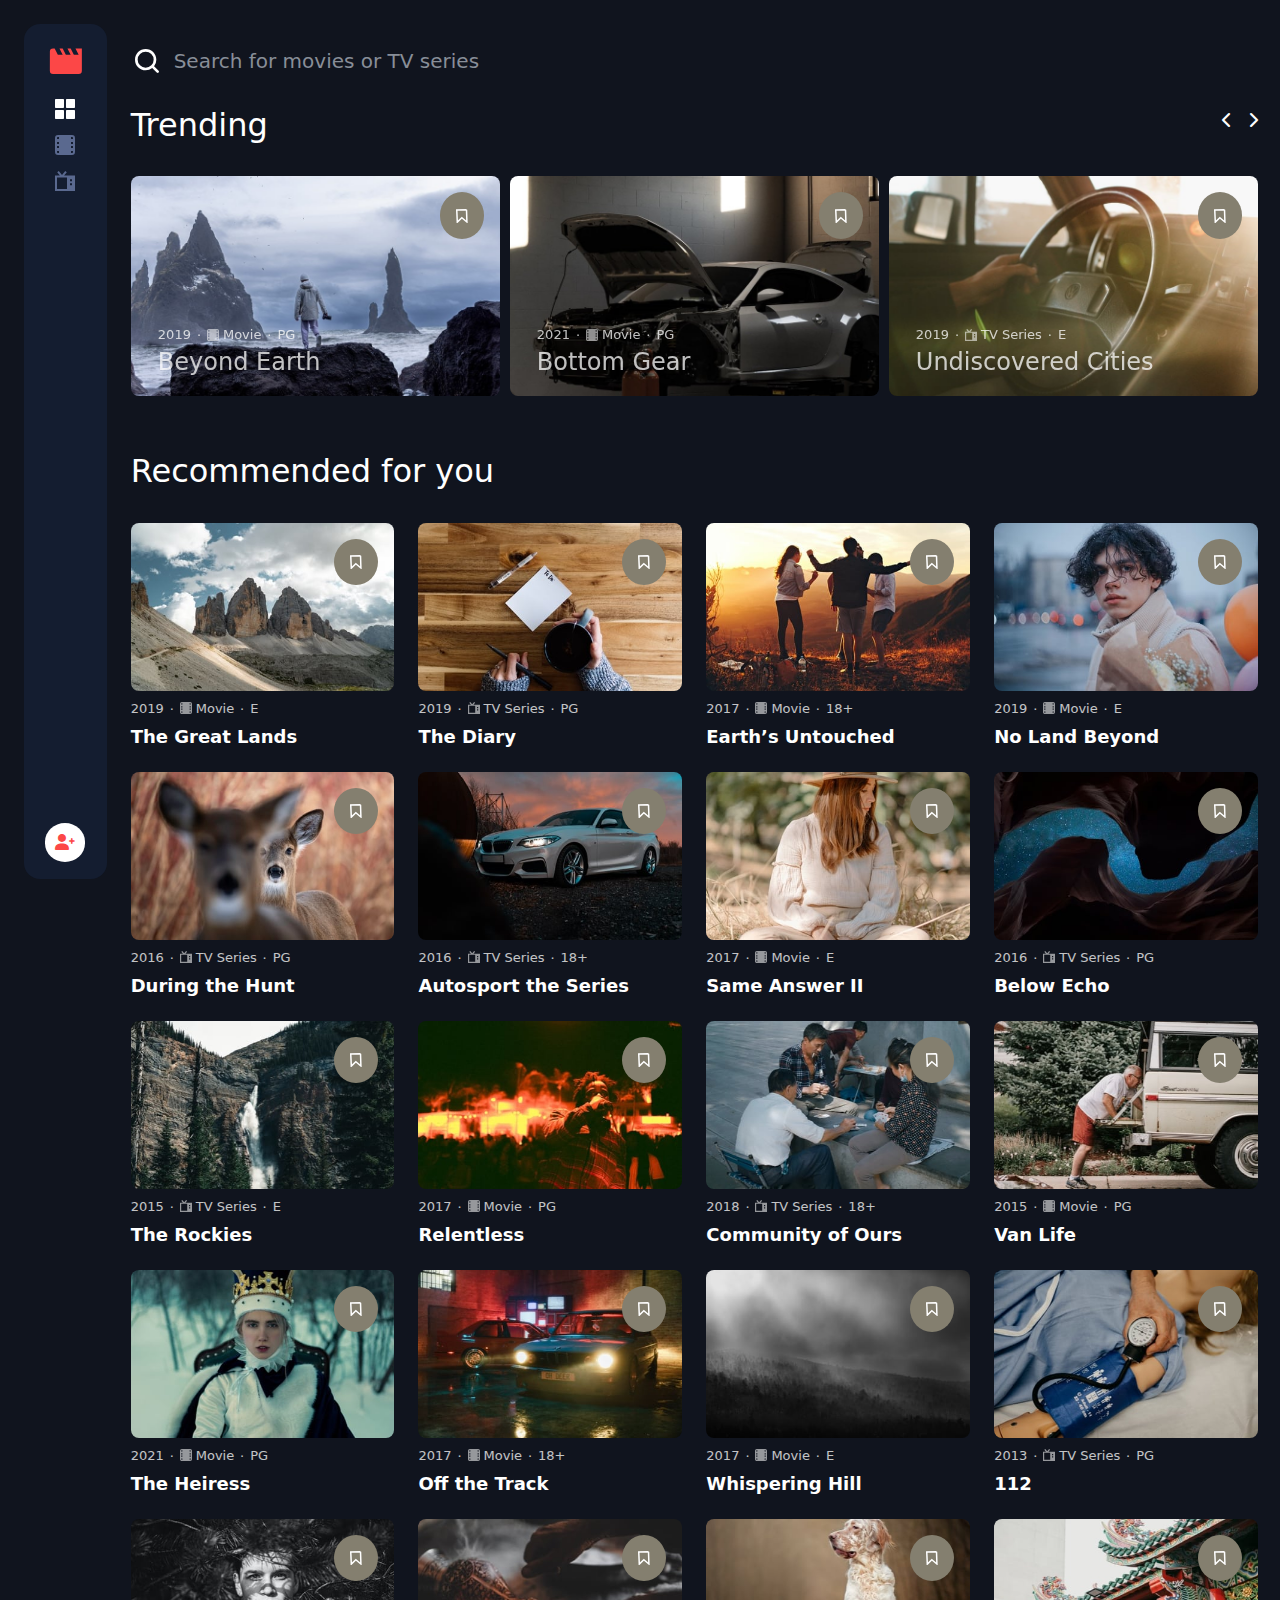
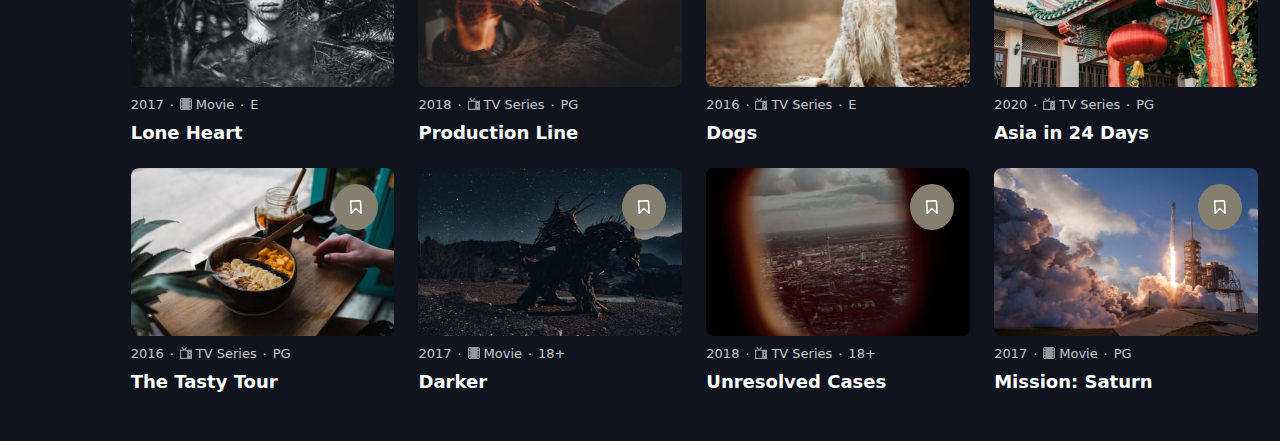
<file: index.html>
<!DOCTYPE html>
<html lang="en">
<head>
  <meta charset="UTF-8">
  <meta name="viewport" content="width=device-width, initial-scale=1.0">
  <link rel="icon" type="image/png" sizes="32x32" href="./assets/favicon-32x32.png">
  <link rel="stylesheet" href="css/all.min.css">
  <link rel="stylesheet" href="css/bootstrap.min.css">
  <link rel="stylesheet" href="owlcarousel/assets/owl.carousel.min.css">
  <link rel="stylesheet" href="owlcarousel/assets/owl.theme.default.min.css">
  <link rel="stylesheet" href="css/style.css">
  <title> Entertainment web app</title>
</head>
<script>
  localStorage.setItem('page',JSON.stringify('index'));
</script>
<body class="bg-bk">
<div class="container-fluid p-4 pt-0 pt-lg-4 ">
  <div class="row g-3 gx-lg-4">
    <div class="col-lg-1 position-fixed menu">
      <aside class="row bg-form align-items-center align-items-lg-start py-3 py-lg-4 px-3 px-lg-0  gx-0 justify-content-lg-center justify-content-around rounded-4">
        <div class="col-lg-8 col-11 ">
          <div class="row">
              <div class=" col-lg-12 col-1">
              <div class="text-center">
                <a href="index.html">
                  <svg width="33" height="27" class="mb-lg-4  me-4 me-lg-0" xmlns="http://www.w3.org/2000/svg">
                    <path d="m26.463.408 3.2 6.4h-4.8l-3.2-6.4h-3.2l3.2 6.4h-4.8l-3.2-6.4h-3.2l3.2 6.4h-4.8l-3.2-6.4h-1.6a3.186 3.186 0 0 0-3.184 3.2l-.016 19.2a3.2 3.2 0 0 0 3.2 3.2h25.6a3.2 3.2 0 0 0 3.2-3.2V.408h-6.4Z" fill="#FC4747"/>
                  </svg>
                </a>
              </div>
              </div>
              <div class=" col-lg-12 col-11">
                    <div class="d-lg-flex flex-lg-column align-items-center text-center">
                        <a href="index.html" >
                          <svg width="20" height="20" class="mb-lg-3 me-3 me-lg-0" xmlns="http://www.w3.org/2000/svg">
                            <path class="nav-active" d="M8 0H1C.4 0 0 .4 0 1v7c0 .6.4 1 1 1h7c.6 0 1-.4 1-1V1c0-.6-.4-1-1-1Zm0 11H1c-.6 0-1 .4-1 1v7c0 .6.4 1 1 1h7c.6 0 1-.4 1-1v-7c0-.6-.4-1-1-1ZM19 0h-7c-.6 0-1 .4-1 1v7c0 .6.4 1 1 1h7c.6 0 1-.4 1-1V1c0-.6-.4-1-1-1Zm0 11h-7c-.6 0-1 .4-1 1v7c0 .6.4 1 1 1h7c.6 0 1-.4 1-1v-7c0-.6-.4-1-1-1Z" fill="#5A698F" />
                            </svg>
                        </a>
                        <a href="movies.html">
                          <svg width="20" height="20" class="mb-lg-3 me-3 me-lg-0" xmlns="http://www.w3.org/2000/svg">
                            <path d="M16.956 0H3.044A3.044 3.044 0 0 0 0 3.044v13.912A3.044 3.044 0 0 0 3.044 20h13.912A3.044 3.044 0 0 0 20 16.956V3.044A3.044 3.044 0 0 0 16.956 0ZM4 9H2V7h2v2Zm-2 2h2v2H2v-2Zm16-2h-2V7h2v2Zm-2 2h2v2h-2v-2Zm2-8.26V4h-2V2h1.26a.74.74 0 0 1 .74.74ZM2.74 2H4v2H2V2.74A.74.74 0 0 1 2.74 2ZM2 17.26V16h2v2H2.74a.74.74 0 0 1-.74-.74Zm16 0a.74.74 0 0 1-.74.74H16v-2h2v1.26Z" fill="#5A698F"/>
                          </svg>
                        </a>
                        <a href="tv-series.html">
                          <svg width="20" height="20" class="mb-lg-3 me-3 me-lg-0" xmlns="http://www.w3.org/2000/svg">
                            <path d="M20 4.481H9.08l2.7-3.278L10.22 0 7 3.909 3.78.029 2.22 1.203l2.7 3.278H0V20h20V4.481Zm-8 13.58H2V6.42h10v11.64Zm5-3.88h-2v-1.94h2v1.94Zm0-3.88h-2V8.36h2v1.94Z" fill="#5A698F"/>
                          </svg>
                        </a>
                        <a href="bookmarked.html" id="bookIcon" class="d-none">
                          <svg width="17" height="20" class="mb-lg-3 me-3 me-lg-0" xmlns="http://www.w3.org/2000/svg">
                            <path d="M15.387 0c.202 0 .396.04.581.119.291.115.522.295.694.542.172.247.258.52.258.82v17.038c0 .3-.086.573-.258.82a1.49 1.49 0 0 1-.694.542 1.49 1.49 0 0 1-.581.106c-.423 0-.79-.141-1.098-.423L8.46 13.959l-5.83 5.605c-.317.29-.682.436-1.097.436-.202 0-.396-.04-.581-.119a1.49 1.49 0 0 1-.694-.542A1.402 1.402 0 0 1 0 18.52V1.481c0-.3.086-.573.258-.82A1.49 1.49 0 0 1 .952.119C1.137.039 1.33 0 1.533 0h13.854Z" fill="#5A698F"/>
                          </svg>
                        </a>
                    </div>
               </div>
          </div>
        </div>
        <div class="col-lg-6 col-1 align-self-lg-end">
          <div class="text-center pe-1"> 
            <a href="profile.html" id="userImage" class="d-none">
              <img src="assets/image-avatar.png " alt="imageAvatar" class="w-100 " >
            </a>
            <a href="sign-up.html" class="rounded-circle bg-white text-center userIcon main-color " id="userIcon"> <i class="fa-solid fa-user-plus "></i></a>
            <span class="rounded-circle bg-white text-center logoutIcon main-color d-none " id="logoutIcon"><i class="fa-solid fa-right-from-bracket"></i></span>
          </div> 
         </div>
        </aside>
    </div>
    <div class="col-lg-11 main" >
      <main class="py-lg-3  py-2">
        <section class="input-group mb-3 d-flex align-items-center" id="Search">
          <span  id="basic-addon1">
            <svg width="32" height="32" xmlns="http://www.w3.org/2000/svg">
              <path d="M27.613 25.72 23.08 21.2a10.56 10.56 0 0 0 2.253-6.533C25.333 8.776 20.558 4 14.667 4S4 8.776 4 14.667c0 5.89 4.776 10.666 10.667 10.666A10.56 10.56 0 0 0 21.2 23.08l4.52 4.533a1.333 1.333 0 0 0 1.893 0 1.333 1.333 0 0 0 0-1.893ZM6.667 14.667a8 8 0 1 1 16 0 8 8 0 0 1-16 0Z" fill="#FFF"/>
            </svg>
          </span>
          <input type="text" class="form-control border-0" placeholder="Search for movies or TV series" aria-label="Search" aria-describedby="basic-addon1">
        </section>
        <div id='searchResult' class="my-3 text-white fh-ml d-none"></div>
        <div class="row gy-3"  id="searchBody" class="d-none">
        </div>
        <div class="mainBody mt-3">
          <section id="trending" >
            <h3 class="fh-l fw-light text-white mb-4 py-2">Trending</h3>
          </section>
          <section id="recommend" class="mt-5">
            <h3 class="fh-l fw-light text-white mb-4 py-2">Recommended for you</h3>
            <div class="row gy-3" id="recommendCards"></div>
          </section>
        </div>
      </main>
    </div>
  </div>
</div>
  <script src="js/bootstrap.bundle.min.js"></script>
  <script src="js/jquery-1.9.1.min.js"></script>
  <script src="owlcarousel/owl.carousel.min.js"></script>
  <script  src="js/script.js" type="module"></script>   
</body>
</html>
</file>
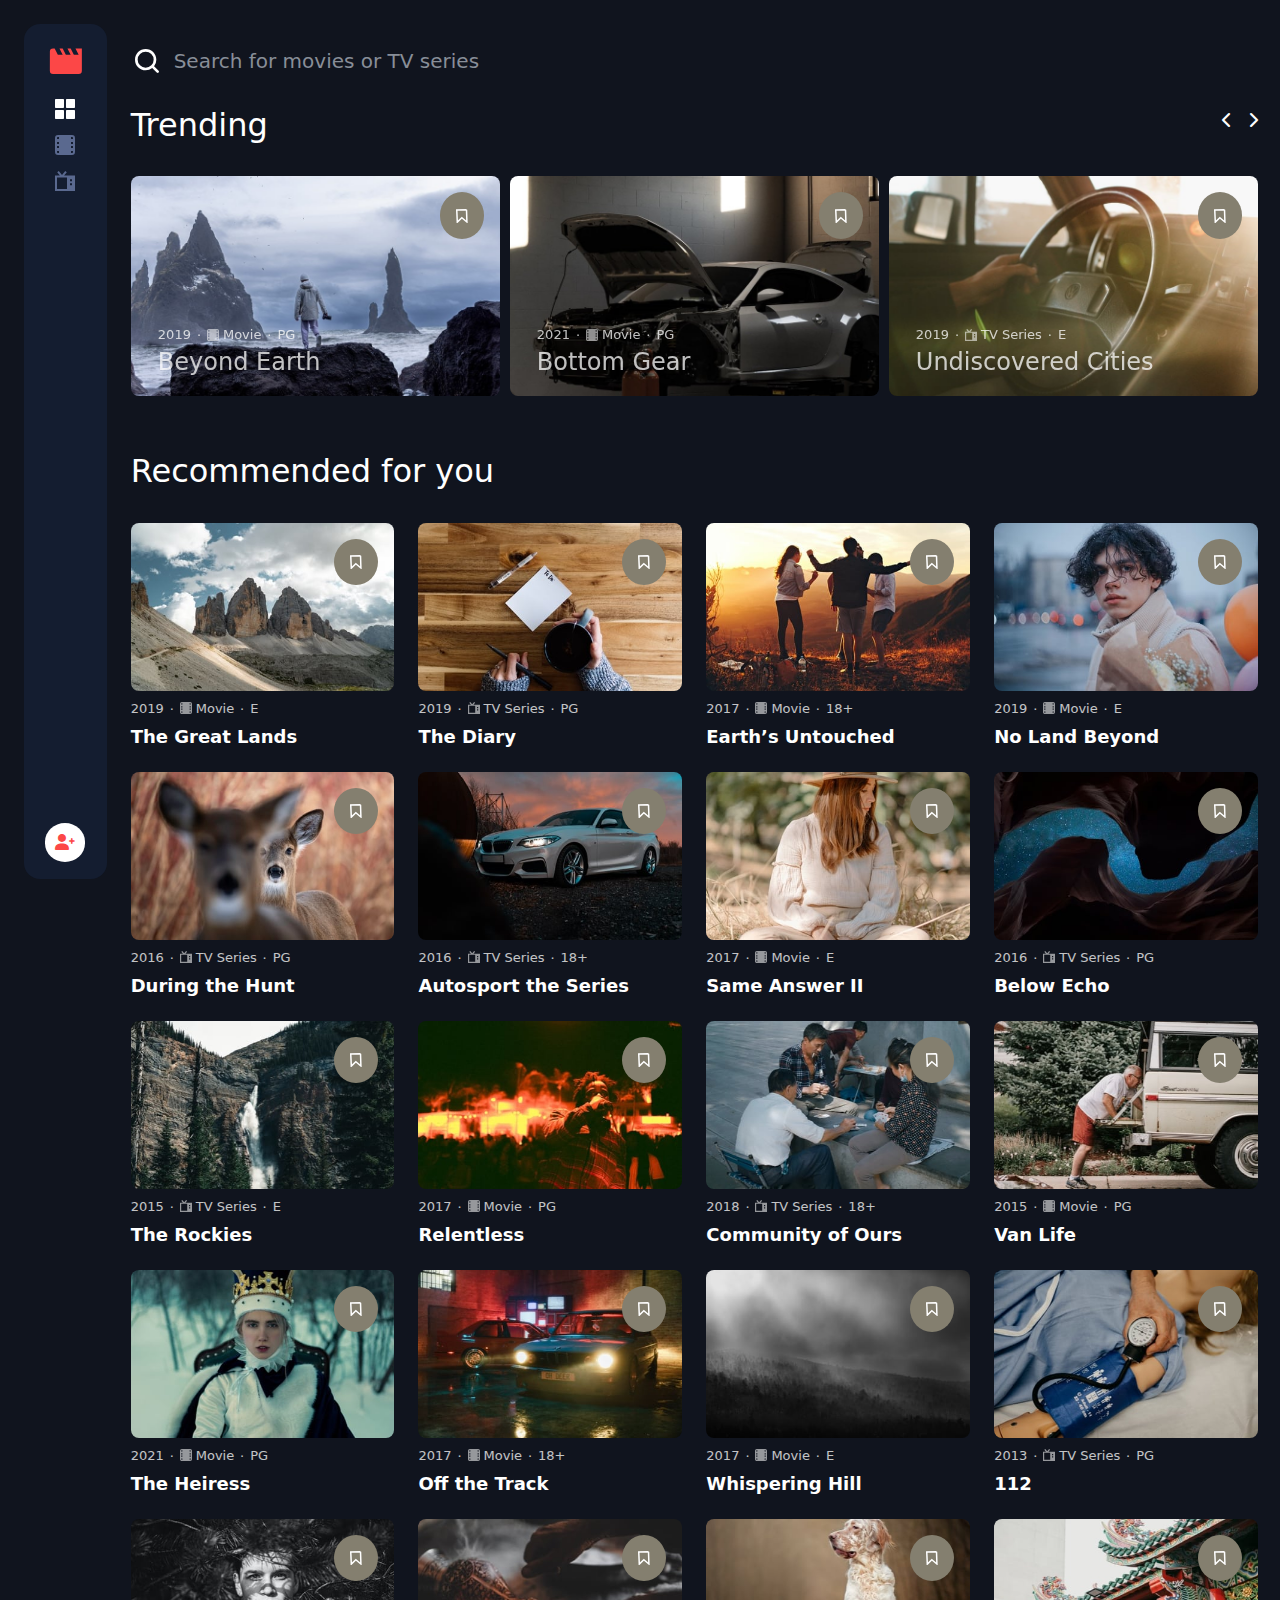
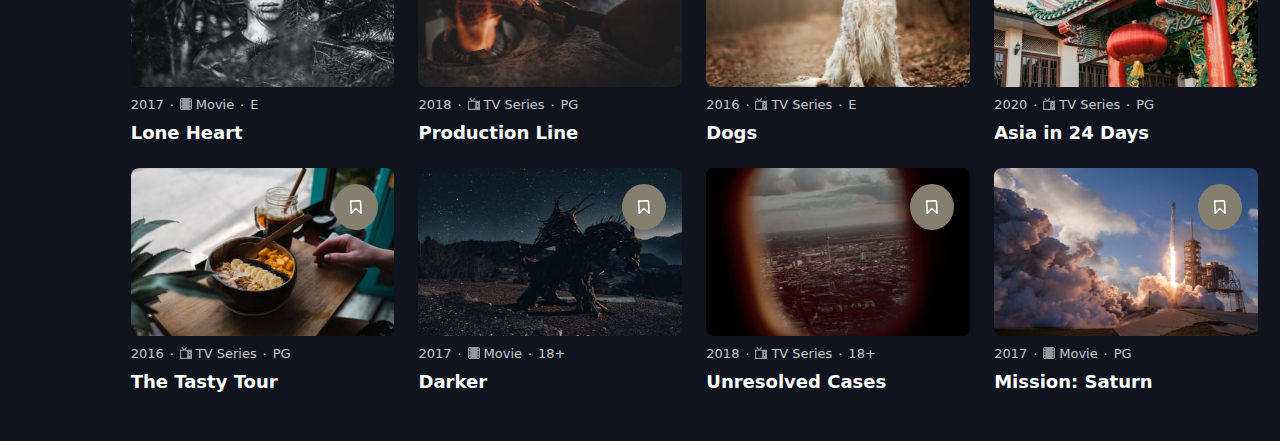
<file: bookmarked.html>
<!DOCTYPE html>
<html lang="en">
<head>
  <meta charset="UTF-8">
  <meta name="viewport" content="width=device-width, initial-scale=1.0">
  <link rel="icon" type="image/png" sizes="32x32" href="./assets/favicon-32x32.png">
  <link rel="stylesheet" href="css/all.min.css">
  <link rel="stylesheet" href="css/bootstrap.min.css">
  <link rel="stylesheet" href="css/style.css">
  <title> Entertainment web app</title>
  <script>
    const authUser=localStorage.getItem('logged')?JSON.parse(localStorage.getItem('logged')):false;
      if(!authUser){
         window.location.replace(`index.html`);
           }
  localStorage.setItem('page',JSON.stringify('bookmarked'));
  </script>
</head>
<body class="bg-bk">
<div class="container-fluid p-4 pt-0 pt-lg-4">
  <div class="row g-3 gx-lg-4">
    <div class="col-lg-1 position-fixed menu">
      <aside class="row bg-form align-items-center align-items-lg-start py-3 py-lg-4 px-3 px-lg-0  gx-0 justify-content-lg-center justify-content-around rounded-4">
        <div class="col-lg-8 col-11 ">
          <div class="row">
              <div class=" col-lg-12 col-1">
              <div class="text-center">
                <a href="index.html">
                  <svg width="33" height="27" class="mb-lg-4  me-4 me-lg-0" xmlns="http://www.w3.org/2000/svg">
                    <path d="m26.463.408 3.2 6.4h-4.8l-3.2-6.4h-3.2l3.2 6.4h-4.8l-3.2-6.4h-3.2l3.2 6.4h-4.8l-3.2-6.4h-1.6a3.186 3.186 0 0 0-3.184 3.2l-.016 19.2a3.2 3.2 0 0 0 3.2 3.2h25.6a3.2 3.2 0 0 0 3.2-3.2V.408h-6.4Z" fill="#FC4747"/>
                  </svg>
                </a>
              </div>
              </div>
              <div class=" col-lg-12 col-11">
                    <div class="d-lg-flex flex-lg-column align-items-center text-center">
                        <a href="index.html" >
                          <svg width="20" height="20" class="mb-lg-3 me-3 me-lg-0" xmlns="http://www.w3.org/2000/svg">
                            <path  d="M8 0H1C.4 0 0 .4 0 1v7c0 .6.4 1 1 1h7c.6 0 1-.4 1-1V1c0-.6-.4-1-1-1Zm0 11H1c-.6 0-1 .4-1 1v7c0 .6.4 1 1 1h7c.6 0 1-.4 1-1v-7c0-.6-.4-1-1-1ZM19 0h-7c-.6 0-1 .4-1 1v7c0 .6.4 1 1 1h7c.6 0 1-.4 1-1V1c0-.6-.4-1-1-1Zm0 11h-7c-.6 0-1 .4-1 1v7c0 .6.4 1 1 1h7c.6 0 1-.4 1-1v-7c0-.6-.4-1-1-1Z" fill="#5A698F" />
                            </svg>
                        </a>
                        <a href="movies.html">
                          <svg width="20" height="20" class="mb-lg-3 me-3 me-lg-0" xmlns="http://www.w3.org/2000/svg">
                            <path d="M16.956 0H3.044A3.044 3.044 0 0 0 0 3.044v13.912A3.044 3.044 0 0 0 3.044 20h13.912A3.044 3.044 0 0 0 20 16.956V3.044A3.044 3.044 0 0 0 16.956 0ZM4 9H2V7h2v2Zm-2 2h2v2H2v-2Zm16-2h-2V7h2v2Zm-2 2h2v2h-2v-2Zm2-8.26V4h-2V2h1.26a.74.74 0 0 1 .74.74ZM2.74 2H4v2H2V2.74A.74.74 0 0 1 2.74 2ZM2 17.26V16h2v2H2.74a.74.74 0 0 1-.74-.74Zm16 0a.74.74 0 0 1-.74.74H16v-2h2v1.26Z" fill="#5A698F"/>
                          </svg>
                        </a>
                        <a href="tv-series.html">
                          <svg width="20" height="20" class="mb-lg-3 me-3 me-lg-0" xmlns="http://www.w3.org/2000/svg">
                            <path d="M20 4.481H9.08l2.7-3.278L10.22 0 7 3.909 3.78.029 2.22 1.203l2.7 3.278H0V20h20V4.481Zm-8 13.58H2V6.42h10v11.64Zm5-3.88h-2v-1.94h2v1.94Zm0-3.88h-2V8.36h2v1.94Z" fill="#5A698F"/>
                          </svg>
                        </a>
                        <a href="bookmarked.html" id="bookIcon" class="d-none">
                          <svg width="17" height="20" class="mb-lg-3 me-3 me-lg-0" xmlns="http://www.w3.org/2000/svg">
                            <path class="nav-active" d="M15.387 0c.202 0 .396.04.581.119.291.115.522.295.694.542.172.247.258.52.258.82v17.038c0 .3-.086.573-.258.82a1.49 1.49 0 0 1-.694.542 1.49 1.49 0 0 1-.581.106c-.423 0-.79-.141-1.098-.423L8.46 13.959l-5.83 5.605c-.317.29-.682.436-1.097.436-.202 0-.396-.04-.581-.119a1.49 1.49 0 0 1-.694-.542A1.402 1.402 0 0 1 0 18.52V1.481c0-.3.086-.573.258-.82A1.49 1.49 0 0 1 .952.119C1.137.039 1.33 0 1.533 0h13.854Z" fill="#5A698F"/>
                          </svg>
                        </a>
                    </div>
               </div>
          </div>
        </div>
        <div class="col-lg-6 col-1 align-self-lg-end">
          <div class="text-center pe-1"> 
            <a href="profile.html" id="userImage" class="d-none">
              <img src="assets/image-avatar.png " alt="imageAvatar" class="w-100 " >
            </a>
            <a href="sign-up.html" class="rounded-circle bg-white text-center userIcon main-color " id="userIcon"> <i class="fa-solid fa-user-plus "></i></a>
            <span class="rounded-circle bg-white text-center logoutIcon main-color d-none " id="logoutIcon"><i class="fa-solid fa-right-from-bracket"></i></span>
          </div> 
         </div>
      </aside>
    </div>
    
    <div class="col-lg-11 main">
      <main class="py-lg-3  py-2">
        <section class="input-group mb-3 d-flex align-items-center" id="Search">
          <span  id="basic-addon1">
            <svg width="32" height="32" xmlns="http://www.w3.org/2000/svg">
              <path d="M27.613 25.72 23.08 21.2a10.56 10.56 0 0 0 2.253-6.533C25.333 8.776 20.558 4 14.667 4S4 8.776 4 14.667c0 5.89 4.776 10.666 10.667 10.666A10.56 10.56 0 0 0 21.2 23.08l4.52 4.533a1.333 1.333 0 0 0 1.893 0 1.333 1.333 0 0 0 0-1.893ZM6.667 14.667a8 8 0 1 1 16 0 8 8 0 0 1-16 0Z" fill="#FFF"/>
            </svg>
          </span>
          <input type="text" class="form-control border-0" placeholder="Search for bookmarked Shows" aria-label="Search" aria-describedby="basic-addon1">
        </section>
        <div id='searchResult' class="my-3 text-white fh-ml d-none"></div>
        <div class="row gy-3"  id="searchBody" class="d-none">
        </div>
        
        <div class="mainBody mt-3">
          <section id="emptyBookmarked" class="d-none">
            <div class="text-center d-flex flex-column bookmarK justify-content-end">
              <i class="fa-regular fa-bookmark fa-5x main-color"></i>
              <p class="mb-0 text-white mt-4 fh-ml  fw-light"><a href="index.html" class="text-reset">Browse Latest Trends</a></p>
            </div>
          </section>
          <section id="bookmarked" class=" d-none">
            <div id="bookmarkMoviesParent" class="d-none">
              <h3 class="fh-l fw-light text-white mb-4 py-2" >Bookmarked Movies</h3>
              <div class="row gy-3" id="bookmarkMovies">
                   
              </div>
            </div>
             <div id="bookmarkSeriesParent" class="d-none">
              <h3 class="fh-l fw-light text-white my-4 py-2" >Bookmarked TV Series</h3>
              <div class="row gy-3" id="bookmarkSeries">
                
              </div>
             </div>
          </section>
        </div>
      
      </main>
    </div>
  </div>
</div>
  <script src="js/bootstrap.bundle.min.js"></script>
  <script src="js/script.js" type="module"></script>
</body>
</html>
</file>
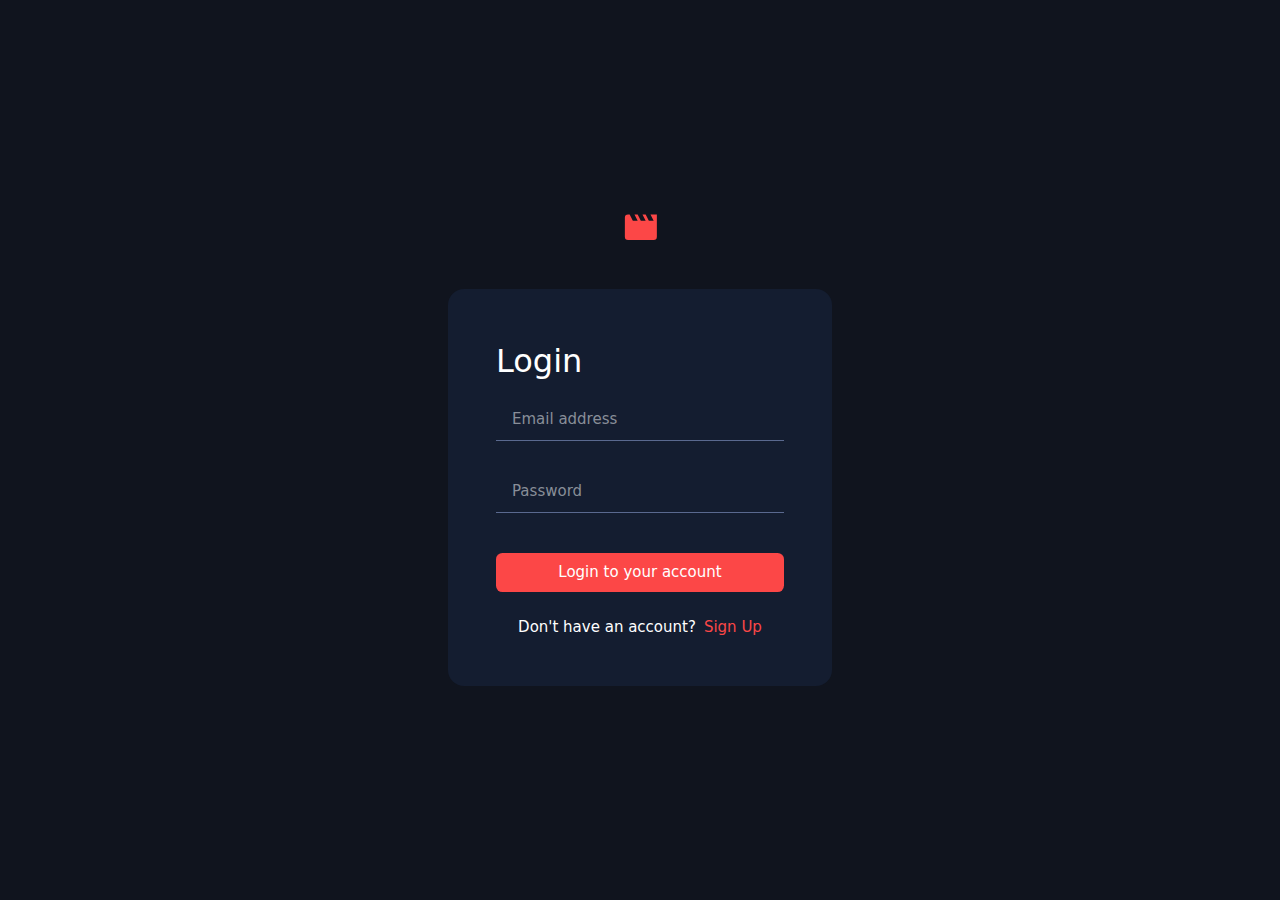
<file: login.html>
<!DOCTYPE html>
<html lang="en">
<head>
  <meta charset="UTF-8">
  <meta name="viewport" content="width=device-width, initial-scale=1.0">
  <link rel="icon" type="image/png" sizes="32x32" href="./assets/favicon-32x32.png">
  <link rel="stylesheet" href="css/all.min.css">
  <link rel="stylesheet" href="css/bootstrap.min.css">
  <link rel="stylesheet" href="css/style.css">
  <title> Entertainment web app</title>
  <script>
    localStorage.setItem('page',JSON.stringify('login'));
  </script>
</head>
<body class="bg-bk ">
  <div class="d-flex align-items-center vh-100">
    <div class=" w-100">
        <div class="d-flex justify-content-center align-items-center flex-column">
           <a href="index.html"><svg width="33" height="27" xmlns="http://www.w3.org/2000/svg">
            <path d="m26.463.408 3.2 6.4h-4.8l-3.2-6.4h-3.2l3.2 6.4h-4.8l-3.2-6.4h-3.2l3.2 6.4h-4.8l-3.2-6.4h-1.6a3.186 3.186 0 0 0-3.184 3.2l-.016 19.2a3.2 3.2 0 0 0 3.2 3.2h25.6a3.2 3.2 0 0 0 3.2-3.2V.408h-6.4Z" fill="#FC4747"/>
          </svg></a>
          <div class="bg-form loginWidth mx-auto mt-5 p-5 rounded-4">
            <div class="alert bg-site text-center text-white mb-3 d-none fb-ml" id="existed">Invalid credientails, Please Try Again</div>

            <div class="fh-l text-white mb-2">Login</div>
            <div class="mb-4 position-relative">
              <input type="email" class="form-control form-control-lg" id="userEmail" placeholder="Email address">
            </div>
            <div class="mb-4 position-relative">
              <input type="password" class="form-control form-control-lg" id="userPassword" placeholder="Password">
            </div>
            <div class="mb-4 pt-3">
              <button class="idle-btn w-100  fb-ml py-2" id="loginBtn">Login to your account</button>
            </div>
            <div class="text-white  fb-ml d-flex align-items-center justify-content-center"><p class="mb-0">Don't have an account?</p><a href="sign-up.html" class="main-color text-decoration-none ms-2 linkHover">Sign Up </a></div>
          </div>
        </div>
    </div>
  </div>

  <script src="js/bootstrap.bundle.min.js"></script>
  <script src="js/script.js" type="module"></script>
</body>
</html>
</file>
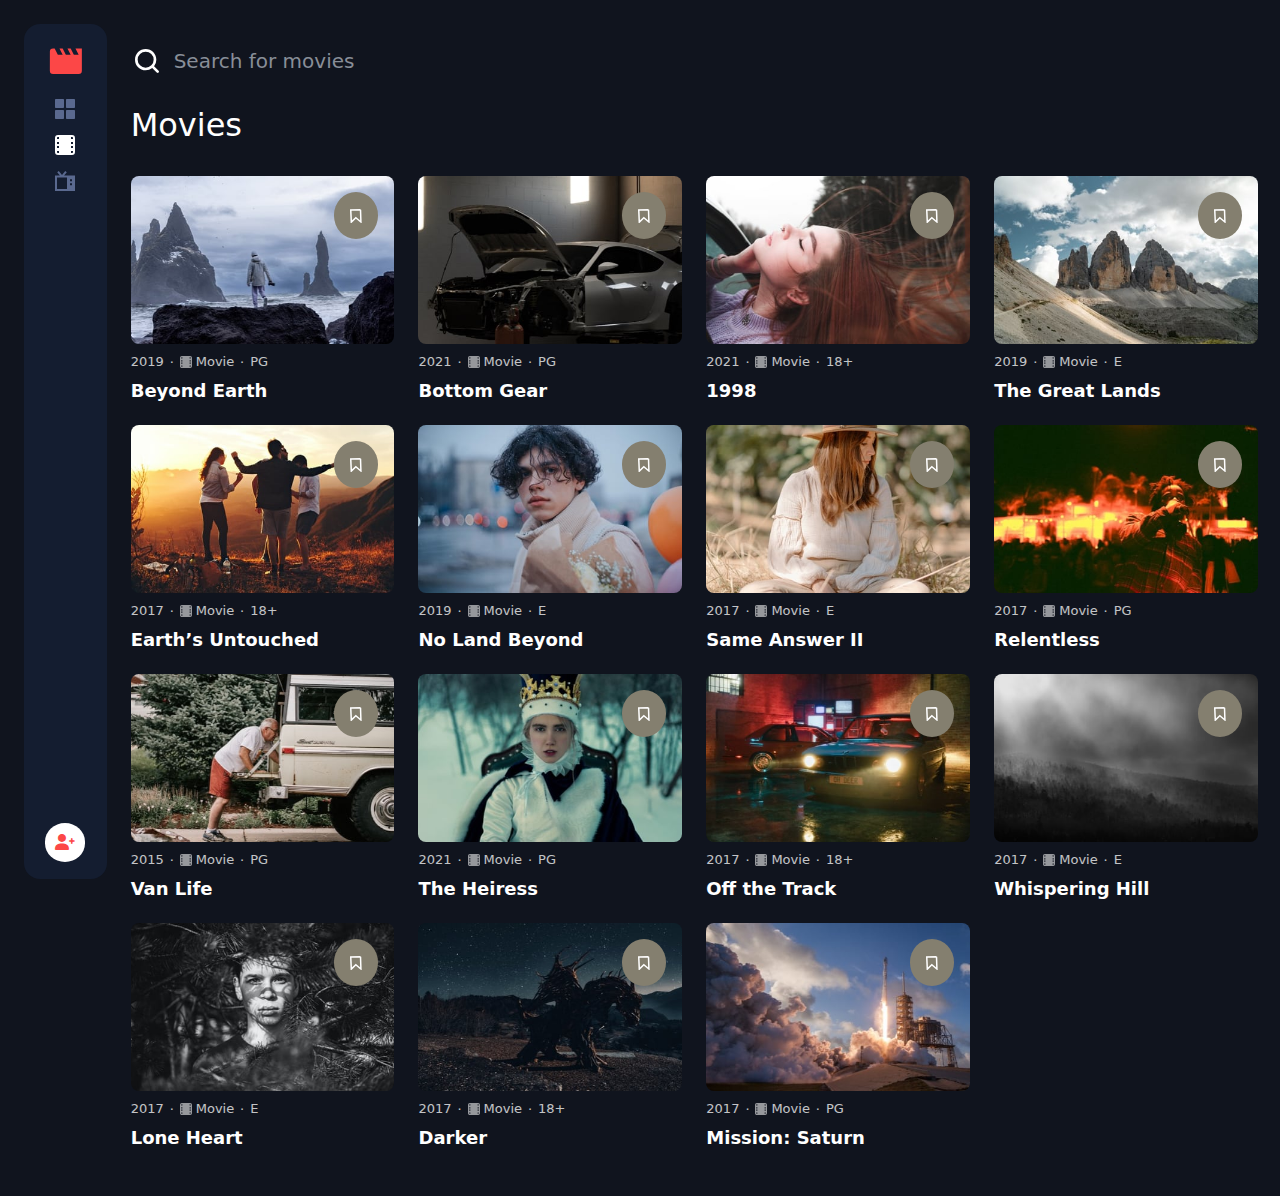
<file: movies.html>
<!DOCTYPE html>
<html lang="en">
<head>
  <meta charset="UTF-8">
  <meta name="viewport" content="width=device-width, initial-scale=1.0">
  <link rel="icon" type="image/png" sizes="32x32" href="./assets/favicon-32x32.png">
  <link rel="stylesheet" href="css/all.min.css">
  <link rel="stylesheet" href="css/bootstrap.min.css">
  <link rel="stylesheet" href="css/style.css">
  <title> Entertainment web app</title>
</head>
<script>
  localStorage.setItem('page',JSON.stringify('movies'));
</script>
<body class="bg-bk">
<div class="container-fluid p-4 pt-0 pt-lg-4">
  <div class="row g-3 gx-lg-4">
    <div class="col-lg-1 position-fixed menu">
      <aside class="row bg-form align-items-center align-items-lg-start py-3 py-lg-4 px-3 px-lg-0  gx-0 justify-content-lg-center justify-content-around rounded-4">
        <div class="col-lg-8 col-11 ">
          <div class="row">
              <div class=" col-lg-12 col-1">
              <div class="text-center">
                <a href="index.html">
                  <svg width="33" height="27" class="mb-lg-4  me-4 me-lg-0" xmlns="http://www.w3.org/2000/svg">
                    <path d="m26.463.408 3.2 6.4h-4.8l-3.2-6.4h-3.2l3.2 6.4h-4.8l-3.2-6.4h-3.2l3.2 6.4h-4.8l-3.2-6.4h-1.6a3.186 3.186 0 0 0-3.184 3.2l-.016 19.2a3.2 3.2 0 0 0 3.2 3.2h25.6a3.2 3.2 0 0 0 3.2-3.2V.408h-6.4Z" fill="#FC4747"/>
                  </svg>
                </a>
              </div>
              </div>
              <div class=" col-lg-12 col-11">
                    <div class="d-lg-flex flex-lg-column align-items-center text-center">
                        <a href="index.html" >
                          <svg width="20" height="20" class="mb-lg-3 me-3 me-lg-0" xmlns="http://www.w3.org/2000/svg">
                            <path  d="M8 0H1C.4 0 0 .4 0 1v7c0 .6.4 1 1 1h7c.6 0 1-.4 1-1V1c0-.6-.4-1-1-1Zm0 11H1c-.6 0-1 .4-1 1v7c0 .6.4 1 1 1h7c.6 0 1-.4 1-1v-7c0-.6-.4-1-1-1ZM19 0h-7c-.6 0-1 .4-1 1v7c0 .6.4 1 1 1h7c.6 0 1-.4 1-1V1c0-.6-.4-1-1-1Zm0 11h-7c-.6 0-1 .4-1 1v7c0 .6.4 1 1 1h7c.6 0 1-.4 1-1v-7c0-.6-.4-1-1-1Z" fill="#5A698F" />
                            </svg>
                        </a>
                        <a href="movies.html">
                          <svg width="20" height="20" class="mb-lg-3 me-3 me-lg-0" xmlns="http://www.w3.org/2000/svg">
                            <path class="nav-active" d="M16.956 0H3.044A3.044 3.044 0 0 0 0 3.044v13.912A3.044 3.044 0 0 0 3.044 20h13.912A3.044 3.044 0 0 0 20 16.956V3.044A3.044 3.044 0 0 0 16.956 0ZM4 9H2V7h2v2Zm-2 2h2v2H2v-2Zm16-2h-2V7h2v2Zm-2 2h2v2h-2v-2Zm2-8.26V4h-2V2h1.26a.74.74 0 0 1 .74.74ZM2.74 2H4v2H2V2.74A.74.74 0 0 1 2.74 2ZM2 17.26V16h2v2H2.74a.74.74 0 0 1-.74-.74Zm16 0a.74.74 0 0 1-.74.74H16v-2h2v1.26Z" fill="#5A698F"/>
                          </svg>
                        </a>
                        <a href="tv-series.html">
                          <svg width="20" height="20" class="mb-lg-3 me-3 me-lg-0" xmlns="http://www.w3.org/2000/svg">
                            <path d="M20 4.481H9.08l2.7-3.278L10.22 0 7 3.909 3.78.029 2.22 1.203l2.7 3.278H0V20h20V4.481Zm-8 13.58H2V6.42h10v11.64Zm5-3.88h-2v-1.94h2v1.94Zm0-3.88h-2V8.36h2v1.94Z" fill="#5A698F"/>
                          </svg>
                        </a>
                        <a href="bookmarked.html" id="bookIcon" class="d-none">
                          <svg width="17" height="20" class="mb-lg-3 me-3 me-lg-0" xmlns="http://www.w3.org/2000/svg">
                            <path d="M15.387 0c.202 0 .396.04.581.119.291.115.522.295.694.542.172.247.258.52.258.82v17.038c0 .3-.086.573-.258.82a1.49 1.49 0 0 1-.694.542 1.49 1.49 0 0 1-.581.106c-.423 0-.79-.141-1.098-.423L8.46 13.959l-5.83 5.605c-.317.29-.682.436-1.097.436-.202 0-.396-.04-.581-.119a1.49 1.49 0 0 1-.694-.542A1.402 1.402 0 0 1 0 18.52V1.481c0-.3.086-.573.258-.82A1.49 1.49 0 0 1 .952.119C1.137.039 1.33 0 1.533 0h13.854Z" fill="#5A698F"/>
                          </svg>
                        </a>
                    </div>
               </div>
          </div>
        </div>
        <div class="col-lg-6 col-1 align-self-lg-end">
          <div class="text-center pe-1"> 
            <a href="profile.html" id="userImage" class="d-none">
              <img src="assets/image-avatar.png " alt="imageAvatar" class="w-100" >
            </a>
            <a href="sign-up.html" class="rounded-circle bg-white text-center userIcon main-color " id="userIcon"> <i class="fa-solid fa-user-plus "></i></a>
            <span class="rounded-circle bg-white text-center logoutIcon main-color d-none " id="logoutIcon"><i class="fa-solid fa-right-from-bracket"></i></span>
          </div> 
         </div>
        </aside>
    </div>
    <div class="col-lg-11 main">
      <main class="py-lg-3  py-2">
        <section class="input-group mb-3 d-flex align-items-center" id="Search">
          <span  id="basic-addon1">
            <svg width="32" height="32" xmlns="http://www.w3.org/2000/svg">
              <path d="M27.613 25.72 23.08 21.2a10.56 10.56 0 0 0 2.253-6.533C25.333 8.776 20.558 4 14.667 4S4 8.776 4 14.667c0 5.89 4.776 10.666 10.667 10.666A10.56 10.56 0 0 0 21.2 23.08l4.52 4.533a1.333 1.333 0 0 0 1.893 0 1.333 1.333 0 0 0 0-1.893ZM6.667 14.667a8 8 0 1 1 16 0 8 8 0 0 1-16 0Z" fill="#FFF"/>
            </svg>
          </span>
          <input type="text" class="form-control border-0" placeholder="Search for movies" aria-label="Search" aria-describedby="basic-addon1">
        </section>
        <div id='searchResult' class="my-3 text-white fh-ml d-none"></div>
        <div class="row gy-3"  id="searchBody" class="d-none">
        </div>
        <section id="movies" class="mt-3 mainBody">
          <h3 class="fh-l fw-light text-white mb-4 py-2">Movies</h3>
          <div class="row gy-3" id="moviesCard">
            
          </div>
        </section>
      </main>
    </div>
  </div>
</div>

  <script src="js/bootstrap.bundle.min.js"></script>
  <script src="js/script.js" type="module"></script>

</body>
</html>
</file>
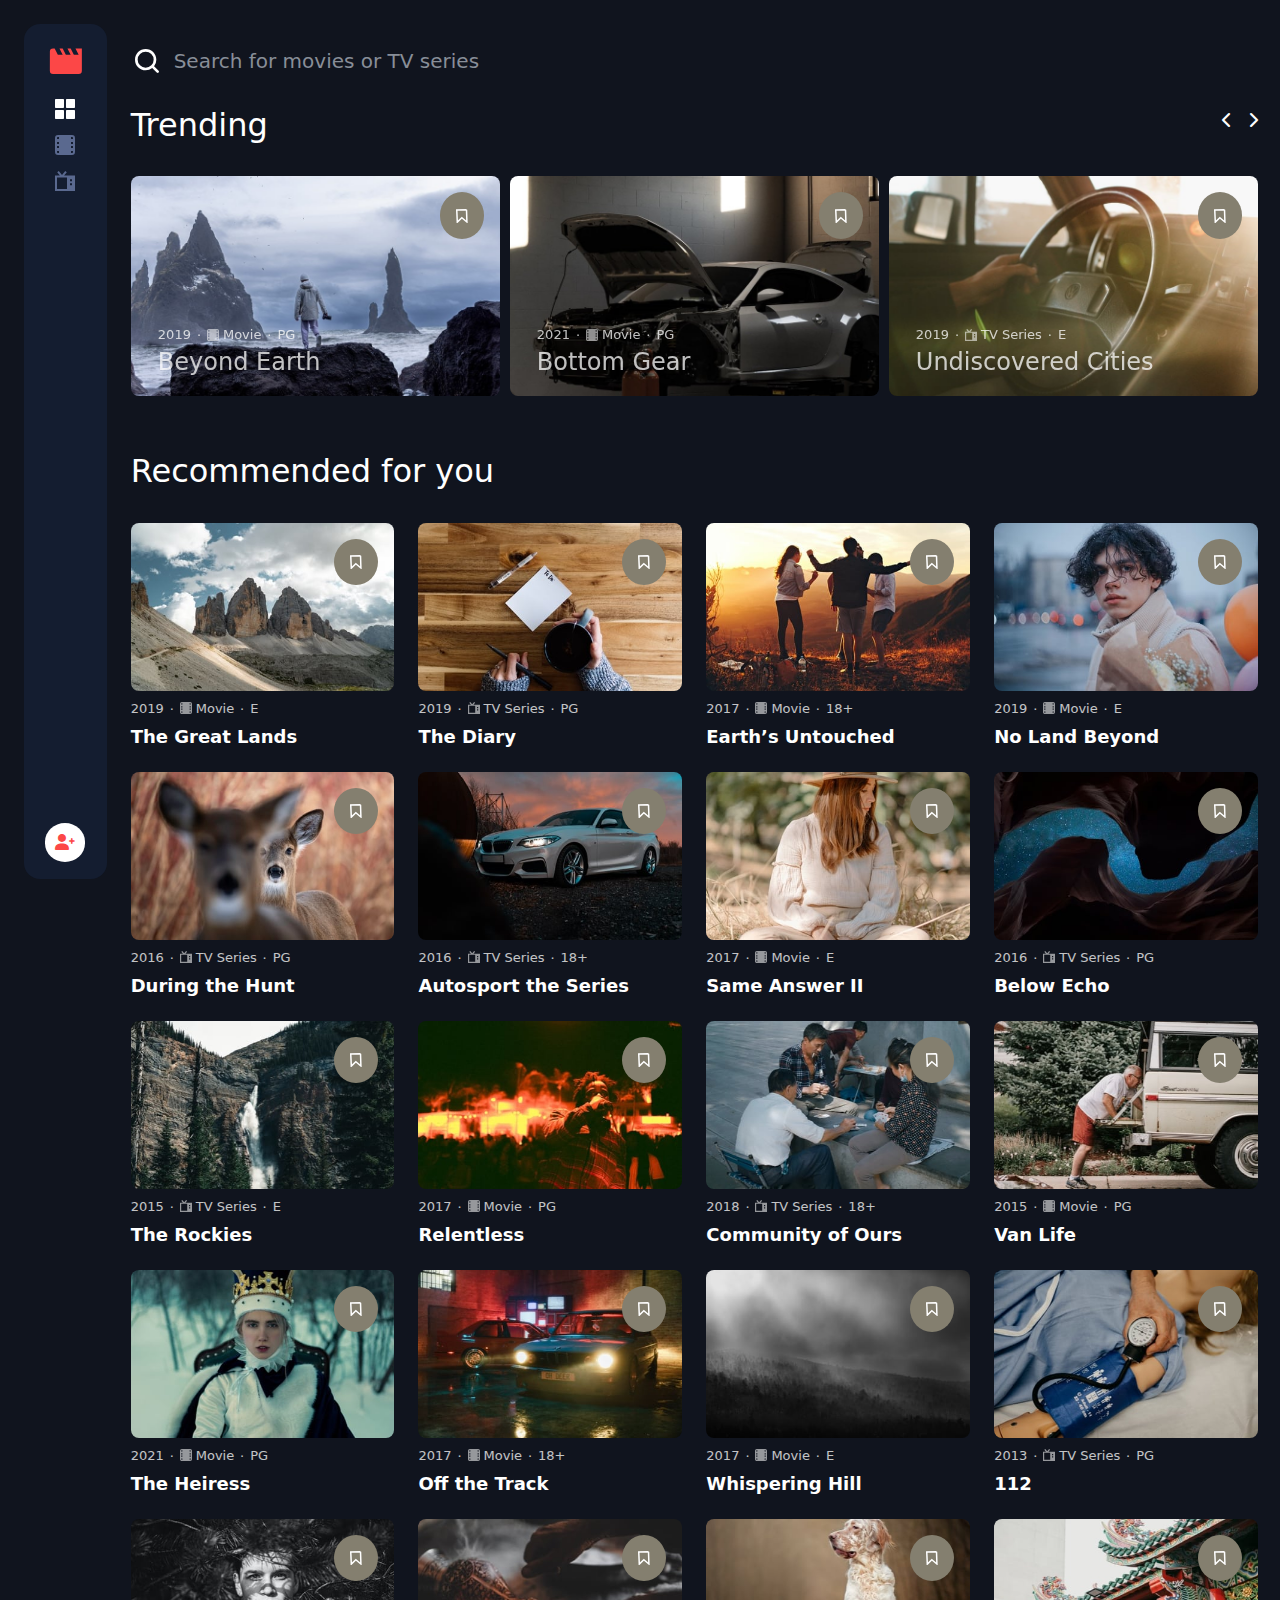
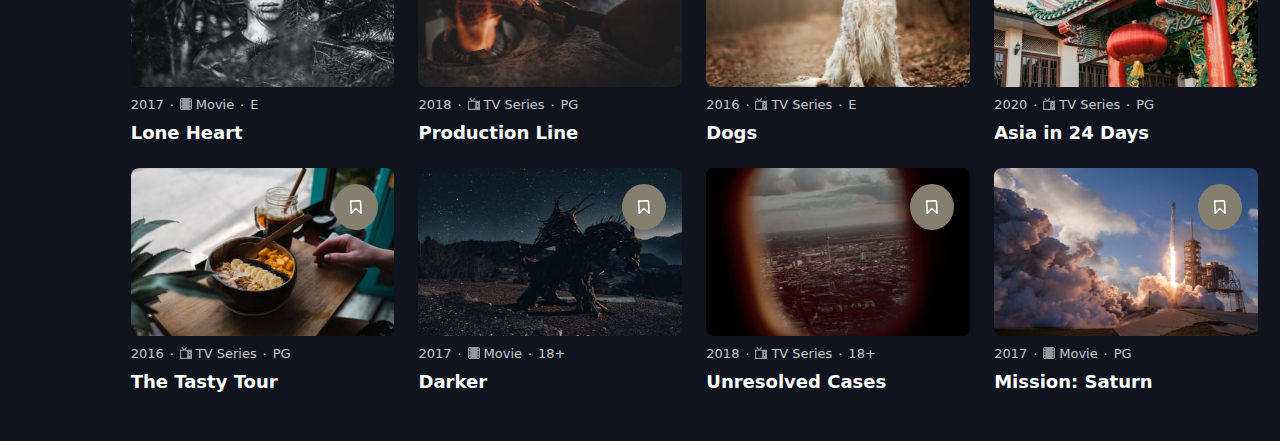
<file: profile.html>
<!DOCTYPE html>
<html lang="en">
<head>
  <meta charset="UTF-8">
  <meta name="viewport" content="width=device-width, initial-scale=1.0">
  <link rel="icon" type="image/png" sizes="32x32" href="./assets/favicon-32x32.png">
  <link rel="stylesheet" href="css/all.min.css">
  <link rel="stylesheet" href="css/bootstrap.min.css">
  <link rel="stylesheet" href="css/style.css">
  <title> Entertainment web app</title>
  <script>
    const authUser=localStorage.getItem('logged')?JSON.parse(localStorage.getItem('logged')):false;
   if(!authUser){
    window.location.replace(`index.html`);
   }
   else{
    localStorage.setItem('profile',JSON.stringify(true));
    localStorage.setItem('page',JSON.stringify('profile'));
   }
  </script>
</head>
<body class="bg-bk">
    <div class="container-fluid p-4 pt-0 pt-lg-4 pb-lg-0">
        <div class="row g-3 gx-lg-4">
          <div class="col-lg-1 position-fixed menu">
            <aside class="row bg-form align-items-center align-items-lg-start py-3 py-lg-4 px-3 px-lg-0  gx-0 justify-content-lg-center justify-content-around rounded-4">
            <div class="col-lg-8 col-11 ">
              <div class="row">
                  <div class=" col-lg-12 col-1">
                  <div class="text-center">
                    <a href="index.html">
                      <svg width="33" height="27" class="mb-lg-4  me-4 me-lg-0" xmlns="http://www.w3.org/2000/svg">
                        <path d="m26.463.408 3.2 6.4h-4.8l-3.2-6.4h-3.2l3.2 6.4h-4.8l-3.2-6.4h-3.2l3.2 6.4h-4.8l-3.2-6.4h-1.6a3.186 3.186 0 0 0-3.184 3.2l-.016 19.2a3.2 3.2 0 0 0 3.2 3.2h25.6a3.2 3.2 0 0 0 3.2-3.2V.408h-6.4Z" fill="#FC4747"/>
                      </svg>
                    </a>
                  </div>
                  </div>
                  <div class=" col-lg-12 col-11">
                        <div class="d-lg-flex flex-lg-column align-items-center text-center">
                            <a href="index.html" >
                              <svg width="20" height="20" class="mb-lg-3 me-3 me-lg-0" xmlns="http://www.w3.org/2000/svg">
                                <path  d="M8 0H1C.4 0 0 .4 0 1v7c0 .6.4 1 1 1h7c.6 0 1-.4 1-1V1c0-.6-.4-1-1-1Zm0 11H1c-.6 0-1 .4-1 1v7c0 .6.4 1 1 1h7c.6 0 1-.4 1-1v-7c0-.6-.4-1-1-1ZM19 0h-7c-.6 0-1 .4-1 1v7c0 .6.4 1 1 1h7c.6 0 1-.4 1-1V1c0-.6-.4-1-1-1Zm0 11h-7c-.6 0-1 .4-1 1v7c0 .6.4 1 1 1h7c.6 0 1-.4 1-1v-7c0-.6-.4-1-1-1Z" fill="#5A698F" />
                                </svg>
                            </a>
                            <a href="movies.html">
                              <svg width="20" height="20" class="mb-lg-3 me-3 me-lg-0" xmlns="http://www.w3.org/2000/svg">
                                <path d="M16.956 0H3.044A3.044 3.044 0 0 0 0 3.044v13.912A3.044 3.044 0 0 0 3.044 20h13.912A3.044 3.044 0 0 0 20 16.956V3.044A3.044 3.044 0 0 0 16.956 0ZM4 9H2V7h2v2Zm-2 2h2v2H2v-2Zm16-2h-2V7h2v2Zm-2 2h2v2h-2v-2Zm2-8.26V4h-2V2h1.26a.74.74 0 0 1 .74.74ZM2.74 2H4v2H2V2.74A.74.74 0 0 1 2.74 2ZM2 17.26V16h2v2H2.74a.74.74 0 0 1-.74-.74Zm16 0a.74.74 0 0 1-.74.74H16v-2h2v1.26Z" fill="#5A698F"/>
                              </svg>
                            </a>
                            <a href="tv-series.html">
                              <svg width="20" height="20" class="mb-lg-3 me-3 me-lg-0" xmlns="http://www.w3.org/2000/svg">
                                <path d="M20 4.481H9.08l2.7-3.278L10.22 0 7 3.909 3.78.029 2.22 1.203l2.7 3.278H0V20h20V4.481Zm-8 13.58H2V6.42h10v11.64Zm5-3.88h-2v-1.94h2v1.94Zm0-3.88h-2V8.36h2v1.94Z" fill="#5A698F"/>
                              </svg>
                            </a>
                            <a href="bookmarked.html" id="bookIcon" class="d-none">
                              <svg width="17" height="20" class="mb-lg-3 me-3 me-lg-0" xmlns="http://www.w3.org/2000/svg">
                                <path d="M15.387 0c.202 0 .396.04.581.119.291.115.522.295.694.542.172.247.258.52.258.82v17.038c0 .3-.086.573-.258.82a1.49 1.49 0 0 1-.694.542 1.49 1.49 0 0 1-.581.106c-.423 0-.79-.141-1.098-.423L8.46 13.959l-5.83 5.605c-.317.29-.682.436-1.097.436-.202 0-.396-.04-.581-.119a1.49 1.49 0 0 1-.694-.542A1.402 1.402 0 0 1 0 18.52V1.481c0-.3.086-.573.258-.82A1.49 1.49 0 0 1 .952.119C1.137.039 1.33 0 1.533 0h13.854Z" fill="#5A698F"/>
                              </svg>
                            </a>
                        </div>
                   </div>
              </div>
            </div>
            <div class="col-lg-6 col-1 align-self-lg-end">
              <div class="text-center pe-1"> 
                <a href="profile.html">
                  <img src="assets/image-avatar.png " alt="imageAvatar" class="w-100 d-none" id="userImage">
                </a>
                <a href="sign-up.html" class="rounded-circle bg-white text-center userIcon main-color " id="userIcon"> <i class="fa-solid fa-user-plus "></i></a>
                <span class="rounded-circle bg-white text-center logoutIcon main-color d-none " id="logoutIcon"><i class="fa-solid fa-right-from-bracket"></i></span>
              </div> 
             </div>
            </aside>
          </div>
          <div class="col-lg-11 main" id="profileMain">
              <main class="py-lg-0  py-2">
              <div class="row gy-3 gx-5">
              <div class='col-lg-4 col-xl-3 d-flex flex-column justify-content-between' id="profileInfo">
                  <div class="bg-form text-center py-3 rounded-3">
                  <div class="pt-2">
                      <img src="assets/image-avatar.png" alt="UserImage" class="me-3 mb-1">
                  </div>
                  <div id="userName" class="text-white  fh-ml mb-1"></div>
                  <div id="userEmail" class="sec-color fh-xsm fw-light mb-1"></div>
                  <div id="userPhone" class="sec-color fb-ml fw-light mb-1">01024087945</div>
                  <div id="userType" class="fb-sl fw-light text-capitalize main-color mb-3"></div>   
                  </div>  
                  <div class="bg-form p-4 pt-4 pb-4 rounded-3 mt-2 " id="settings">
                     <div>
                        <h6 class="mai fb-ml main-color mb-2 ">Membership & Billing</h6>
                        <div class="text-secondary  small fw-light mb-1"><a href="#" id='changePasswordLink' class="text-reset">Change Account Password</a></div>
                        <div class="text-secondary  small fw-light mb-1"><a href="#" id='changePhone' class="text-reset">Change Account Phone</a></div>
                        <div class="text-secondary  small fw-light mb-1 "><a href="#" id='changeEmailLink' class="text-reset">Change Account Email</a></div>
                        <div class="text-secondary  small fw-light mb-1 "><a href="#" id='changeEmailLink' class="text-reset">Update Payment Info</a></div>
                        <div class="text-secondary  small fw-light mb-1 "><a href="#" id='changeEmailLink' class="text-reset">Cancal Membership</a></div>
                     </div>
                     <div>
                        <h6 class="mai fb-ml main-color mb-2 mt-3 ">Plan Details</h6>
                        <div class="text-secondary  small fw-light mb-1"><a href="#"  class="text-reset">Change Plan</a></div>
                     </div>
                     <div>
                        <h6 class="mai fb-ml main-color mb-2 mt-3 ">Setting</h6>
                        <div class="text-secondary  small fw-light mb-1"><a href="#"  class="text-reset">Parental Controls</a></div>
                        <div class="text-secondary  small fw-light mb-1"><a href="#"  class="text-reset">Manage download devices</a></div>
                        <div class="text-secondary  small fw-light mb-1"><a href="#"  class="text-reset">Activate a device</a></div>
                        <div class="text-secondary  small fw-light mb-2 "><a href="#"  class="text-reset">Signout of all devices</a></div>
                     </div>
                     <div>
                        <h6 class="mai fb-ml main-color mb-2 mt-3 ">My Profile</h6>
                        <div class="text-secondary  small fw-light mb-1"><a href="#"  class="text-reset">Language</a></div>
                        <div class="text-secondary  small fw-light "><a href="#"  class="text-reset">Playback settings</a></div>
                     </div>
                  </div>   
               </div>
                <div class="col-lg-8 col-xl-9  " id="profileCards">
                  <div class="bg-form py-3 px-4 rounded-3 h-100 ">
                    <!-- <div class=" py-3 px-4 rounded-3 h-100"> -->
                    <h3 class="fh-ml fw-light text-white mb-4 py-2">Already Watching</h3>
                    <!-- <div class="position-absolute play">
                      <div class="d-flex align-items-center bg-opacity-10 bg-white py-2 rounded-5 px-3">
                        <svg width="30" height="30" xmlns="http://www.w3.org/2000/svg">
                          <path d="M15 0C6.713 0 0 6.713 0 15c0 8.288 6.713 15 15 15 8.288 0 15-6.712 15-15 0-8.287-6.712-15-15-15Zm-3 21V8l9 6.5-9 6.5Z" fill="#FFF"/>
                        </svg>
                        <span class=" ms-3  text-white fh-xsm fw-normal">Play</span>
                      </div>
                    </div> -->
                    <section id="emptyWatched" >
                      <div class="text-center d-flex flex-column bookmarK justify-content-lg-end justify-content-center">
                        <a href="index.html">  
                            <i class="fa-solid fa-clapperboard fa-5x main-color"" ></i>
                        </a>
                      </div>
                    </section>
                    <section >
                      <div class="row gy-3 d-none" id="alreadyWatching">
                      </div>
                    </section>
                  </div>
               </div>
              </div>
            </main>
          </div>
        </div>
    </div>

     <div id="changeEmail" class="w-100 vh-100 modelBg d-flex justify-content-center align-items-center position-fixed top-0 d-none">
      <i class="fa-regular fa-circle-xmark fa-2x  align-self-start position-absolute closeIcon closeEmailIcon"></i> 
      <div class="bg-form signupWidth mx-auto mt-5 p-5 rounded-4" >
        <div class="fh-l text-white mb-2">Change Email</div>
        <div class="mb-4 position-relative">
          <input type="email" class="form-control form-control-lg" id="userChangeEmail" placeholder="Change Email">
        </div>
        <div class="mb-4 pt-3">
          <button class="idle-btn w-100  fb-ml  py-2" id="changeEmailBtn">Change Email</button>
        </div>
      </div>
     </div>
     <div id="changePassword" class="w-100 vh-100 modelBg d-flex justify-content-center align-items-center position-fixed top-0 d-none">
      <i class="fa-regular fa-circle-xmark fa-2x  align-self-start position-absolute closeIcon closePasswordIcon"></i> 
      <div class="bg-form signupWidth mx-auto mt-5 p-5 rounded-4" >
        <div class="alert bg-site text-center text-white mb-3 d-none fb-ml" id="existed">Your Old Password is Wrong</div>
        <div class="fh-l text-white mb-2">Change Password</div>
        <div class="mb-4 position-relative">
          <input type="password" class="form-control form-control-lg" id="oldPassword" placeholder="Old Password">
        </div>
        <div class="mb-4 position-relative">
          <input type="password" class="form-control form-control-lg" id="newPassword" placeholder="New Password">
        </div>
        <div class="mb-4 position-relative">
          <input type="password" class="form-control form-control-lg" id="newConfirmPassword" placeholder="Repeat New Password">
        </div>
        <div class="mb-4 pt-3">
          <button class="idle-btn w-100  fb-ml  py-2" id="changePasswordBtn">Change Password</button>
        </div>
      </div>
     </div>

    <script src="js/bootstrap.bundle.min.js"></script>
    <script src="js/script.js" type="module"></script>
    <script>
    window.addEventListener('beforeunload', function(e){
        localStorage.setItem('profile',JSON.stringify(false));
    }); 
    </script>
</body>
</html>
</file>
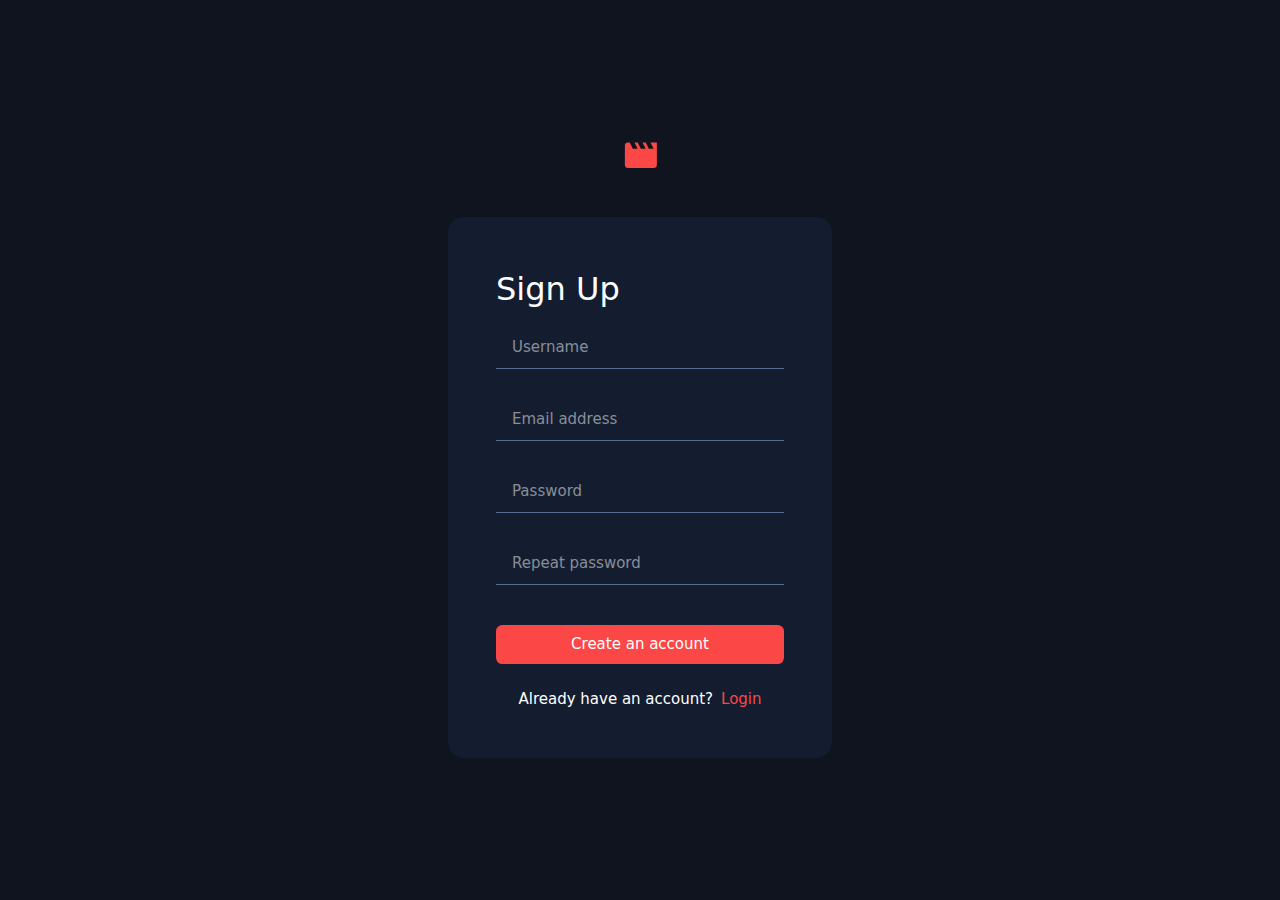
<file: sign-up.html>
<!DOCTYPE html>
<html lang="en">
<head>
  <meta charset="UTF-8">
  <meta name="viewport" content="width=device-width, initial-scale=1.0">
  <link rel="icon" type="image/png" sizes="32x32" href="./assets/favicon-32x32.png">
  <link rel="stylesheet" href="css/all.min.css">
  <link rel="stylesheet" href="css/bootstrap.min.css">
  <link rel="stylesheet" href="css/style.css">
  <title> Entertainment web app</title>
  <script>
    localStorage.setItem('page',JSON.stringify('signUP'));
  </script>
</head>
<body class="bg-bk ">
  <div class="d-flex align-items-center vh-100">
    <div class=" w-100">
      <div class="d-flex justify-content-center align-items-center flex-column">
        <a href="index.html"><svg width="33" height="27" xmlns="http://www.w3.org/2000/svg">
          <path d="m26.463.408 3.2 6.4h-4.8l-3.2-6.4h-3.2l3.2 6.4h-4.8l-3.2-6.4h-3.2l3.2 6.4h-4.8l-3.2-6.4h-1.6a3.186 3.186 0 0 0-3.184 3.2l-.016 19.2a3.2 3.2 0 0 0 3.2 3.2h25.6a3.2 3.2 0 0 0 3.2-3.2V.408h-6.4Z" fill="#FC4747"/>
        </svg></a>
           <div class="bg-form signupWidth mx-auto mt-5 p-5 rounded-4">
            <div class="alert bg-site text-center text-white mb-3 d-none fb-ml" id="existed">User is already existed Please login</div>
            <div class="fh-l text-white mb-2">Sign Up</div>
            <div class="mb-4 position-relative">
              <input type="text" class="form-control form-control-lg" id="userName" placeholder="Username">
            </div>
            <div class="mb-4 position-relative">
              <input type="email" class="form-control form-control-lg" id="userEmail" placeholder="Email address">
            </div>
            <div class="mb-4 position-relative">
              <input type="password" class="form-control form-control-lg" id="userPassword" placeholder="Password">
            </div>
            <div class="mb-4 position-relative">
              <input type="password" class="form-control form-control-lg" id="userConfirmPassword" placeholder="Repeat password">

            </div>
            <div class="mb-4 pt-3">
              <button class="idle-btn w-100  fb-ml  py-2" id="signUpBtn">Create an account</button>
            </div>
            <div class="text-white  fb-ml d-flex align-items-center justify-content-center "><p class="mb-0">Already have an account?</p><a href="login.html" class="main-color text-decoration-none ms-2 linkHover">Login </a></div>
          </div>
     </div> 
    </div>
    </div>
  

  <script src="js/bootstrap.bundle.min.js"></script>
  <script src="js/script.js" type="module"></script>

</body>
</html>
</file>
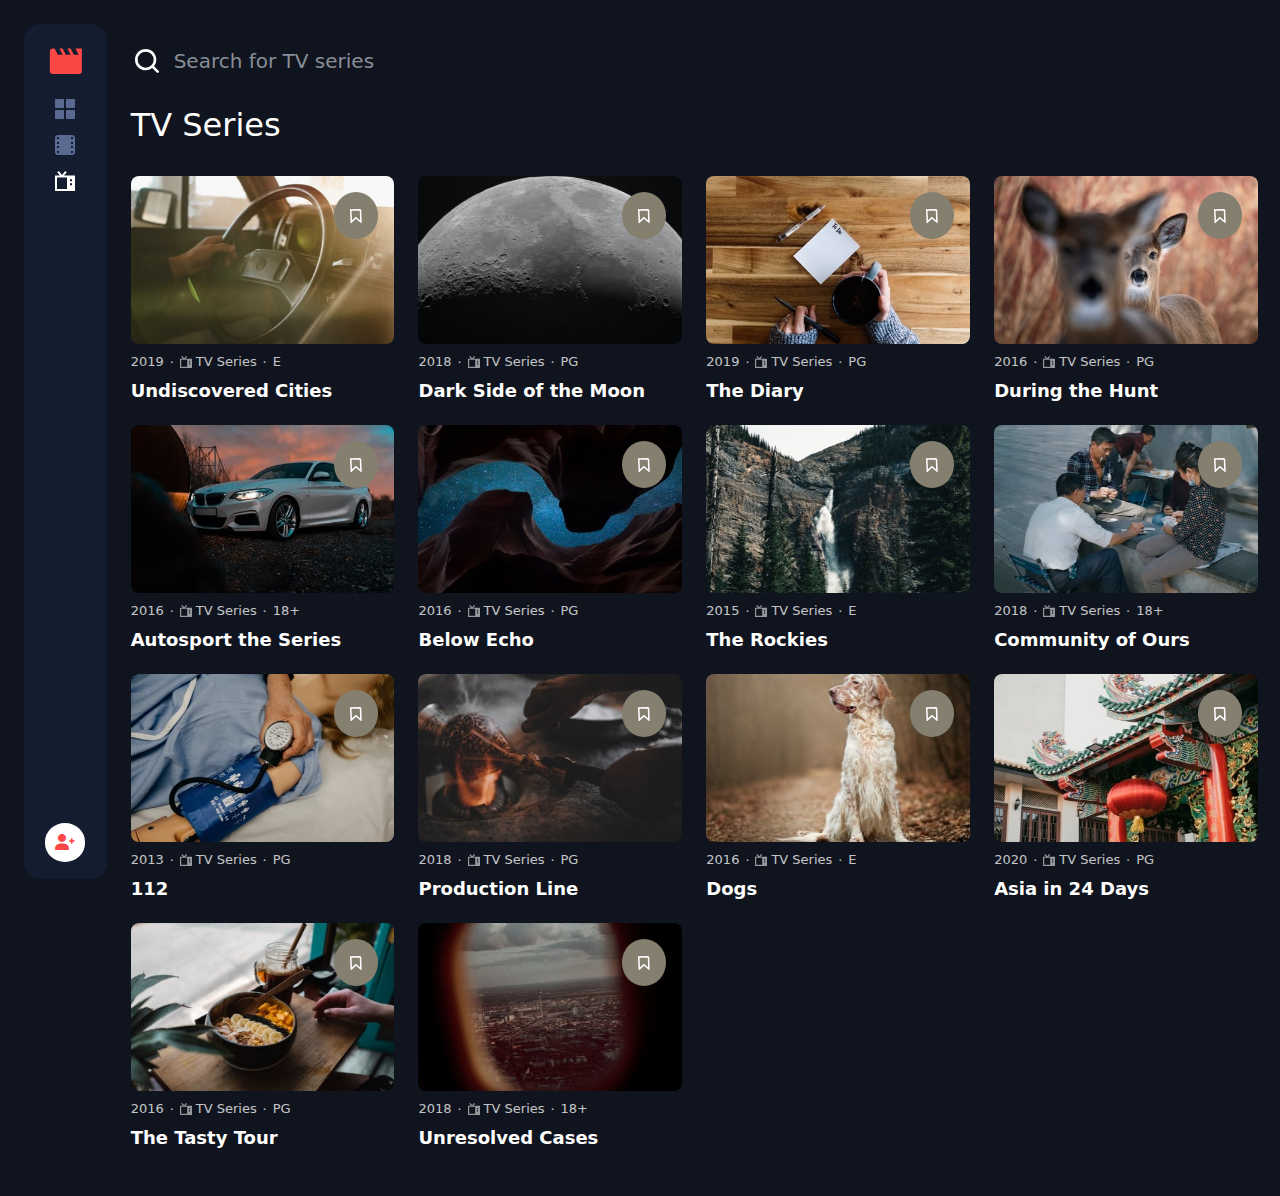
<file: tv-series.html>
<!DOCTYPE html>
<html lang="en">
<head>
  <meta charset="UTF-8">
  <meta name="viewport" content="width=device-width, initial-scale=1.0">
  <link rel="icon" type="image/png" sizes="32x32" href="./assets/favicon-32x32.png">
  <link rel="stylesheet" href="css/all.min.css">
  <link rel="stylesheet" href="css/bootstrap.min.css">
  <link rel="stylesheet" href="css/style.css">
  <title> Entertainment web app</title>
  <script>
    localStorage.setItem('page',JSON.stringify('series'));
  </script>
</head>
<body class="bg-bk">
<div class="container-fluid p-4 pt-0 pt-lg-4">
  <div class="row g-3 gx-lg-4">
    <div class="col-lg-1 menu position-fixed">
      <aside class="row bg-form align-items-center align-items-lg-start py-3 py-lg-4 px-3 px-lg-0  gx-0 justify-content-lg-center justify-content-around rounded-4">
        <div class="col-lg-8 col-11 ">
          <div class="row">
              <div class=" col-lg-12 col-1">
              <div class="text-center">
                <a href="index.html">
                  <svg width="33" height="27" class="mb-lg-4  me-4 me-lg-0" xmlns="http://www.w3.org/2000/svg">
                    <path d="m26.463.408 3.2 6.4h-4.8l-3.2-6.4h-3.2l3.2 6.4h-4.8l-3.2-6.4h-3.2l3.2 6.4h-4.8l-3.2-6.4h-1.6a3.186 3.186 0 0 0-3.184 3.2l-.016 19.2a3.2 3.2 0 0 0 3.2 3.2h25.6a3.2 3.2 0 0 0 3.2-3.2V.408h-6.4Z" fill="#FC4747"/>
                  </svg>
                </a>
              </div>
              </div>
              <div class=" col-lg-12 col-11">
                    <div class="d-lg-flex flex-lg-column align-items-center text-center">
                        <a href="index.html" >
                          <svg width="20" height="20" class="mb-lg-3 me-3 me-lg-0" xmlns="http://www.w3.org/2000/svg">
                            <path d="M8 0H1C.4 0 0 .4 0 1v7c0 .6.4 1 1 1h7c.6 0 1-.4 1-1V1c0-.6-.4-1-1-1Zm0 11H1c-.6 0-1 .4-1 1v7c0 .6.4 1 1 1h7c.6 0 1-.4 1-1v-7c0-.6-.4-1-1-1ZM19 0h-7c-.6 0-1 .4-1 1v7c0 .6.4 1 1 1h7c.6 0 1-.4 1-1V1c0-.6-.4-1-1-1Zm0 11h-7c-.6 0-1 .4-1 1v7c0 .6.4 1 1 1h7c.6 0 1-.4 1-1v-7c0-.6-.4-1-1-1Z" fill="#5A698F" />
                            </svg>
                        </a>
                        <a href="movies.html">
                          <svg width="20" height="20" class="mb-lg-3 me-3 me-lg-0" xmlns="http://www.w3.org/2000/svg">
                            <path d="M16.956 0H3.044A3.044 3.044 0 0 0 0 3.044v13.912A3.044 3.044 0 0 0 3.044 20h13.912A3.044 3.044 0 0 0 20 16.956V3.044A3.044 3.044 0 0 0 16.956 0ZM4 9H2V7h2v2Zm-2 2h2v2H2v-2Zm16-2h-2V7h2v2Zm-2 2h2v2h-2v-2Zm2-8.26V4h-2V2h1.26a.74.74 0 0 1 .74.74ZM2.74 2H4v2H2V2.74A.74.74 0 0 1 2.74 2ZM2 17.26V16h2v2H2.74a.74.74 0 0 1-.74-.74Zm16 0a.74.74 0 0 1-.74.74H16v-2h2v1.26Z" fill="#5A698F"/>
                          </svg>
                        </a>
                        <a href="tv-series.html">
                          <svg width="20" height="20" class="mb-lg-3 me-3 me-lg-0" xmlns="http://www.w3.org/2000/svg">
                            <path class="nav-active" d="M20 4.481H9.08l2.7-3.278L10.22 0 7 3.909 3.78.029 2.22 1.203l2.7 3.278H0V20h20V4.481Zm-8 13.58H2V6.42h10v11.64Zm5-3.88h-2v-1.94h2v1.94Zm0-3.88h-2V8.36h2v1.94Z" fill="#5A698F"/>
                          </svg>
                        </a>
                        <a href="bookmarked.html" id="bookIcon" class="d-none">
                          <svg width="17" height="20" class="mb-lg-3 me-3 me-lg-0" xmlns="http://www.w3.org/2000/svg">
                            <path d="M15.387 0c.202 0 .396.04.581.119.291.115.522.295.694.542.172.247.258.52.258.82v17.038c0 .3-.086.573-.258.82a1.49 1.49 0 0 1-.694.542 1.49 1.49 0 0 1-.581.106c-.423 0-.79-.141-1.098-.423L8.46 13.959l-5.83 5.605c-.317.29-.682.436-1.097.436-.202 0-.396-.04-.581-.119a1.49 1.49 0 0 1-.694-.542A1.402 1.402 0 0 1 0 18.52V1.481c0-.3.086-.573.258-.82A1.49 1.49 0 0 1 .952.119C1.137.039 1.33 0 1.533 0h13.854Z" fill="#5A698F"/>
                          </svg>
                        </a>
                    </div>
               </div>
          </div>
        </div>
        <div class="col-lg-6 col-1 align-self-lg-end">
          <div class="text-center pe-1"> 
            <a href="profile.html" id="userImage" class="d-none">
              <img src="assets/image-avatar.png " alt="imageAvatar" class="w-100" >
            </a>
            <a href="sign-up.html" class="rounded-circle bg-white text-center userIcon main-color " id="userIcon"> <i class="fa-solid fa-user-plus "></i></a>
            <span class="rounded-circle bg-white text-center logoutIcon main-color d-none " id="logoutIcon"><i class="fa-solid fa-right-from-bracket"></i></span>
          </div> 
         </div>
        </aside>
    </div>
    <div class="col-lg-11 main">
      <main class="py-lg-3  py-2">
        <section class="input-group mb-3 d-flex align-items-center" id="Search">
          <span  id="basic-addon1">
            <svg width="32" height="32" xmlns="http://www.w3.org/2000/svg">
              <path d="M27.613 25.72 23.08 21.2a10.56 10.56 0 0 0 2.253-6.533C25.333 8.776 20.558 4 14.667 4S4 8.776 4 14.667c0 5.89 4.776 10.666 10.667 10.666A10.56 10.56 0 0 0 21.2 23.08l4.52 4.533a1.333 1.333 0 0 0 1.893 0 1.333 1.333 0 0 0 0-1.893ZM6.667 14.667a8 8 0 1 1 16 0 8 8 0 0 1-16 0Z" fill="#FFF"/>
            </svg>
          </span>
          <input type="text" class="form-control border-0" placeholder="Search for TV series" aria-label="Search" aria-describedby="basic-addon1">
        </section>
        <div id='searchResult' class="my-3 text-white fh-ml d-none"></div>
        <div class="row gy-3"  id="searchBody" class="d-none">
        </div>
        <section id="Series" class="mt-3 mainBody">
          <h3 class="fh-l fw-light text-white mb-4 py-2">TV Series</h3>
          <div class="row gy-3" id="seriesCards">
           
          </div>
        </section>
      </main>
    </div>
  </div>
</div>

  <script src="js/bootstrap.bundle.min.js"></script>
  <script src="js/script.js" type="module"></script>

</body>
</html>
</file>
<file: css/style.css>
:root{
    --mainColor:#FC4747;
    --blackColor:#10141E;
    --secondaryColor:#5A698F;
    --darkColor:#161D2F;
    --bookmarkColor:#847F6F;
}
html{
    font-size:16px;
}

/* .container-fluid{
    padding-left:12px !important;
    padding-right:12px !important;
} */
a{
    text-decoration: none;
}
.menu{
    /* margin-left:-2; */
    right:.2%;
    z-index:2;
    height: 80px;
}
.main{
    /* transform: translateY(80px); */
    margin-top:80px;

}

.userIcon,.logoutIcon{
    padding:.6rem .65rem;
}

.userIcon:hover,.logoutIcon:hover{
    background-color: var(--mainColor) !important;
    color:#fff !important;
}

.modelBg{
    background-color: rgba(255, 255, 255, 0.5);
}

.closeIcon{
    right:20px;
    top:20px;
}


.main-color{
    color:var(--mainColor);
}

.sec-color{
    color:var(--secondaryColor);
}
.bk-color{
    color:var(--blackColor);
}
.dk-color{
    color:var(--darkColor);
}

.bg-bk{
    background-color: var(--blackColor);
}

.bg-site{
    background-color: var(--mainColor);
}

.bg-form{
    background-color: #141D30;
}

.fh-l{
    font-size: 2rem;
}
.fh-ml{
    font-size: 1.5rem;
}
.fh-sm{
    font-size: 1.5rem ;
    font-weight: bold;
}

.fh-xsm{
    font-weight: bold;
    font-size:1.125rem;
}

.fb-ml{
  font-size: .9375rem;
}

.fb-sl{
    font-size: .8125rem;
  }
.p-7{
    padding:.7rem 1rem;
}

.idle-btn{
    background-color: var(--mainColor);
    color:#fff;
    border:none;
    border-radius: .4rem;
}

.idle-btn:hover,.idle-bookmark:hover{
    background-color: #fff;
    color:var(--darkColor);
}


.idle-bookmark,.idle-bookmark:active{
   background-color: var(--bookmarkColor);
   color:#fff;
}
.idle-bookmark svg{
    fill: none;
    stroke-width: 1.5;
    stroke: #fff;
}
.idle-bookmark:hover svg{ 
stroke:var(--darkColor) !important;
}
.signupWidth,.loginWidth{
    width:90%;
}

#InvalidSignUPEmail,#invalidSignPassword,#invalidRepeatPassword,.invalid{
    bottom:25%;
}

.form-control{
    background-color: transparent;
    border:none;
    font-weight: lighter;
    border-radius: 0;
    color:#fff;
    border-bottom:1px solid var(--secondaryColor);
}

.form-control::placeholder{
    font-size: .9375rem;
    color:#888E98
}

.form-control:focus{
    border-color: #fff;
    background-color: transparent;
    box-shadow: none;
    color:#fff;
}
.linkHover:hover{
    color:var(--secondaryColor);
}

.aside{
    background-color: #141D30;
}

#Search .form-control::placeholder,#Search .form-control{
    font-size: 1.25rem;
}
#Search .form-control:focus{
    border-bottom:1px solid var(--secondaryColor)   !important ;
}

.bookmark-position{
    right:1rem;
    top:1rem;
    z-index:3
}



.heading-position{
    left:.7rem;
    bottom:.7rem;
}

.dotPa::before,.dotPa::after{
    content: ".";
    position: absolute;
    color:white;
    font-size:.8125rem;;
    bottom:3px;
}
.dotPa::after{
    left:-10px;
}

.bookmarK{
    height: 40vh;
    
}
.dotPa::before{
    right:-10px;
}

.owl-item{
    width:calc(100%);
    display: inline-block;
}

.owl-nav{
    display: flex;
    align-items: center;
    justify-content: between;
    color:#fff;
    position: absolute;
    right:0;
    top:-4.2rem;
}

.nav-active{
    fill:#fff !important;
}

.AvaterWidth{
    width:60%;
}

#settings{
    display:none;
}

#profileInfo{
    order:-1;
}

.play{z-index:2;
top:0;
left:0;
right:0;
bottom:0;
align-items: center;
justify-content: center;
display:none;
}
.cardR {
    position: relative;
    transition: all 1s;
}
.cardR:hover{
    z-index:4;
    transform: scale(1.1);
}
.trend:hover .play{
    display: flex;
}
@media screen and (min-width:567px){
    .main{
        /* transform: translateY(100px); */
        margin-top:100px;
    }

    #profileMain{
        margin-top:80px;
    }
    
    }

@media screen and (min-width:768px){
    .owl-item img{
        min-height: 200px;
        object-fit: cover;
    }

    .main{
        /* transform: translateY(120px); */
        margin-top:120px;
    }

    #profileMain{
        margin-top:80px;
    }
    
    
}



@media screen and (min-width:992px){
    .signupWidth,.loginWidth{
        width:50%;
    }
    .owl-item img{
        min-height: 220px;
    }

    aside{
        height: 95vh;
    }

    .AvaterWidth{
        width:90%;
    }
  
     .menu{
        right: unset;
        height: auto;
        margin-left: auto;
     }
    .main{
        /* transform: translateX(calc(100vw / 12)) translateY(0); */
        margin-left:calc((100vw / 12));
        margin-top:1rem;

    }

    #profileMain{
        margin-top:1rem;
    }
    
    #changePassword,#changeEmail{
        z-index:10000;
    }

    #settings{
        display:block;
    }

    #profileInfo{
        position: fixed;
        height: 95vh;
      
    }


    #profileCards{
       min-height:95vh; 
       /* margin-left:calc((100vw / 3 ) - 2rem); */

       margin-left:calc((100vw / 3 ) - 1.5rem);
    }

   
  
}

@media screen and (min-width:1200px){
    .signupWidth,.loginWidth{
        width:30%;
    }   
    #profileCards{
        margin-left:calc((100vw / 4 ) - 2rem);

        /* margin-left:calc((100vw / 4 ) - 1.5rem); */
     }
}
</file>
